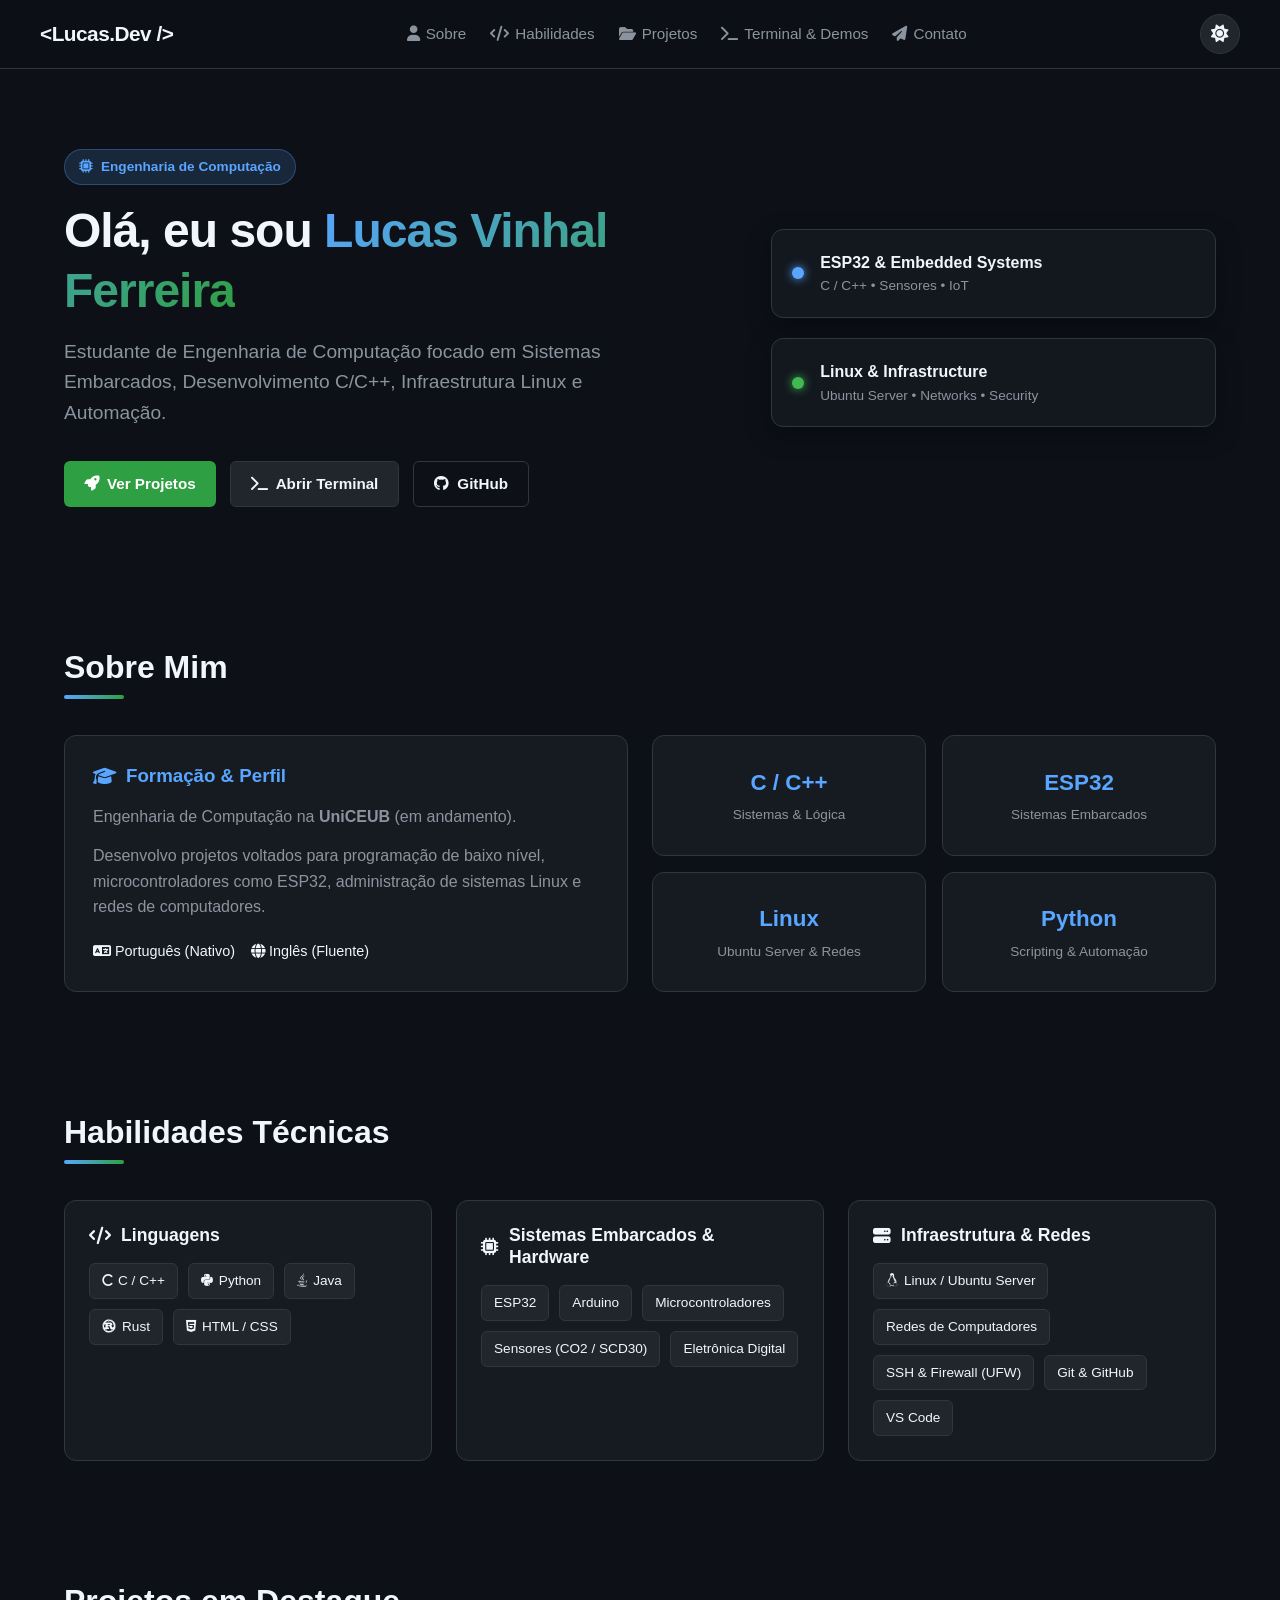
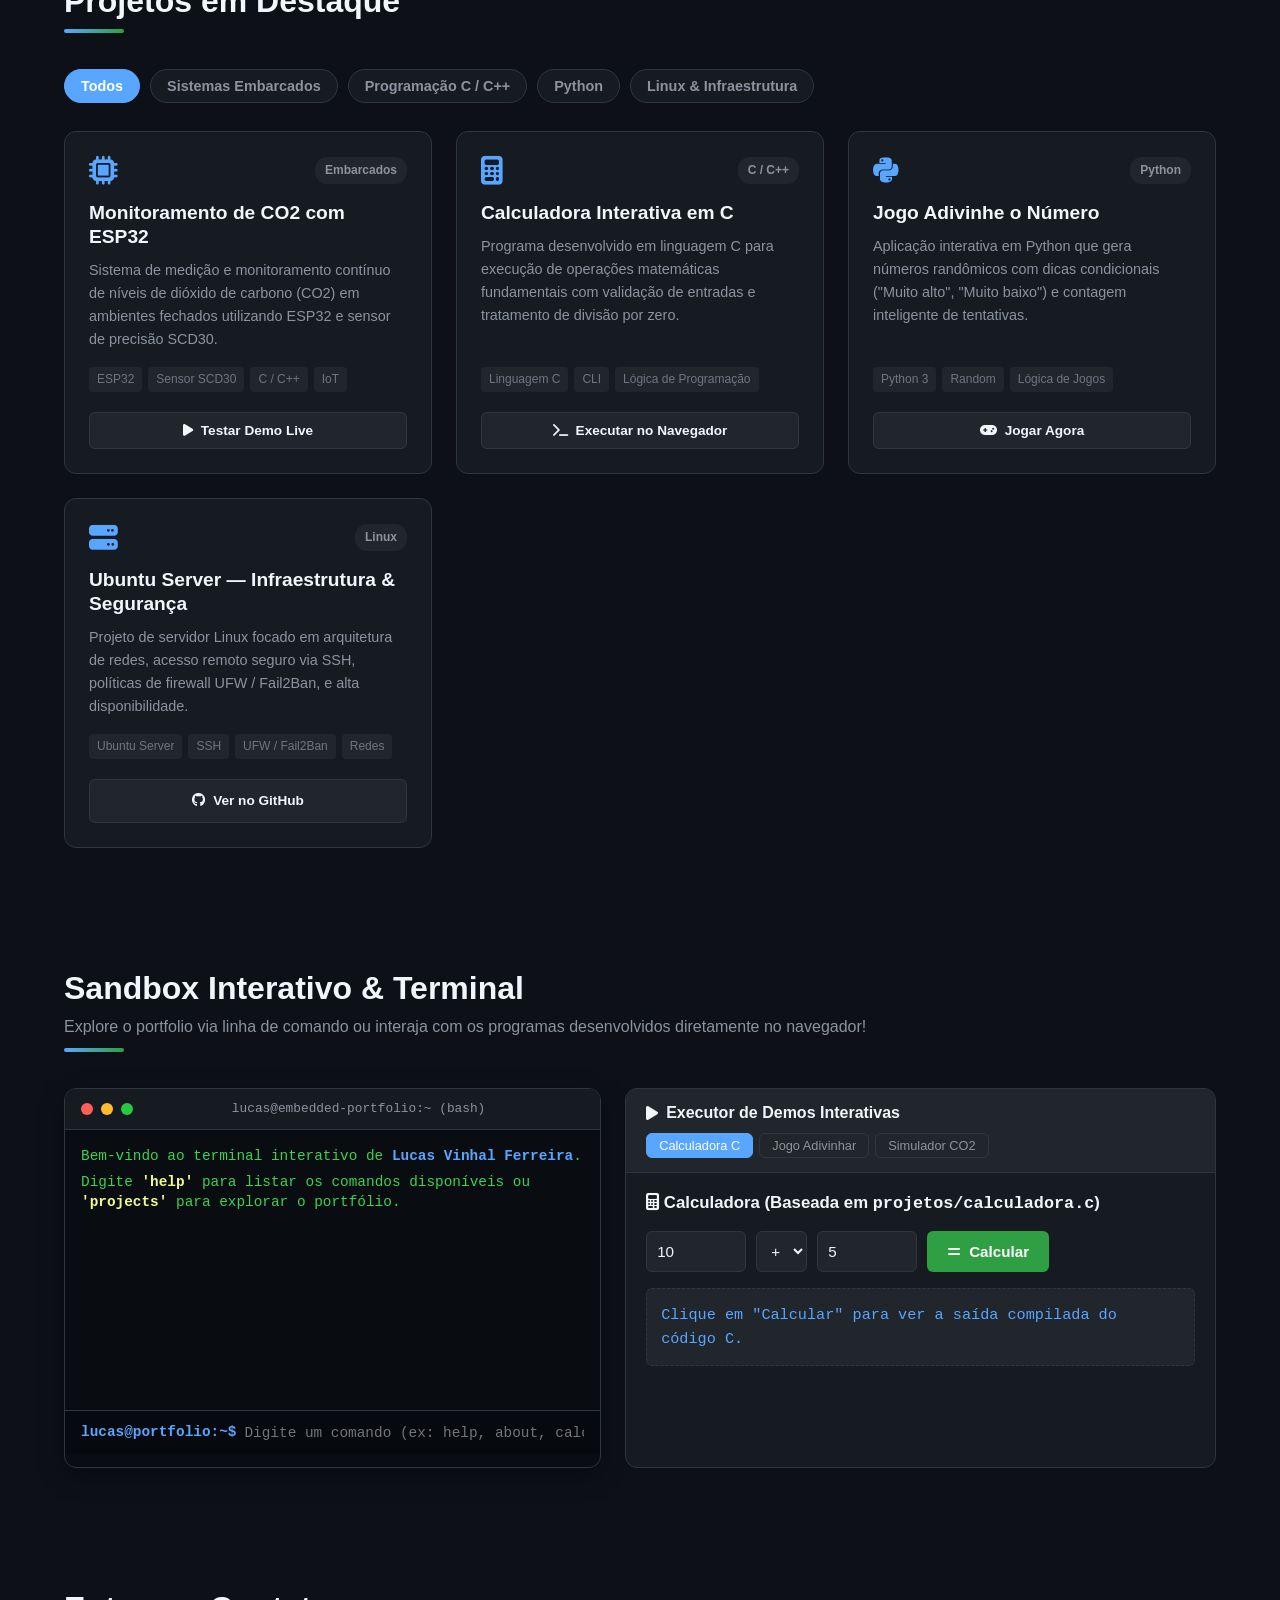
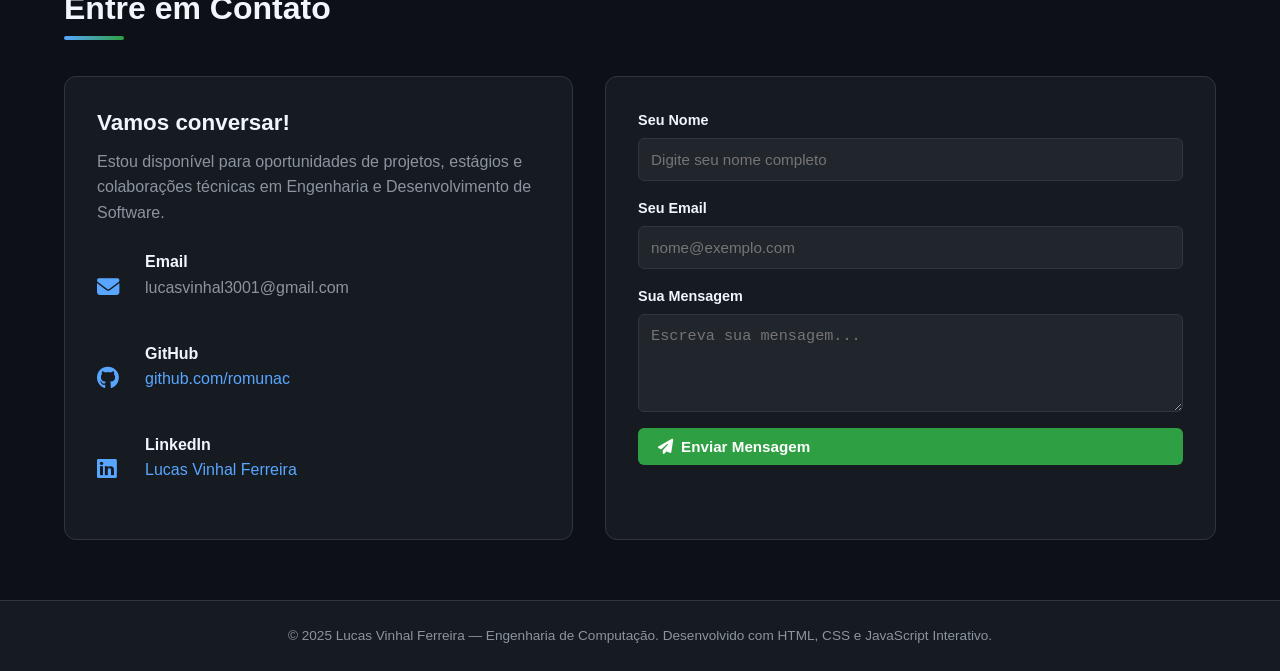
<file: index.html>
<!DOCTYPE html>
<html lang="pt-br" data-theme="dark">
<head>
    <meta charset="UTF-8">
    <meta name="viewport" content="width=device-width, initial-scale=1.0">
    <title>Lucas Vinhal Ferreira — Portfolio Interativo</title>
    <link rel="stylesheet" href="adds.css">
    <!-- FontAwesome icons CDN for UI elements -->
    <link rel="stylesheet" href="https://cdnjs.cloudflare.com/ajax/libs/font-awesome/6.4.0/css/all.min.css">
</head>
<body>

    <!-- Header & Navigation -->
    <header class="navbar">
        <div class="nav-container">
            <a href="#hero" class="nav-logo">&lt;Lucas.Dev /&gt;</a>
            <nav class="nav-links">
                <a href="#about"><i class="fa-solid fa-user"></i> Sobre</a>
                <a href="#skills"><i class="fa-solid fa-code"></i> Habilidades</a>
                <a href="#projects"><i class="fa-solid fa-folder-open"></i> Projetos</a>
                <a href="#interactive"><i class="fa-solid fa-terminal"></i> Terminal & Demos</a>
                <a href="#contact"><i class="fa-solid fa-paper-plane"></i> Contato</a>
            </nav>
            <div class="nav-actions">
                <button id="theme-toggle" class="btn-theme" title="Alternar Tema">
                    <i class="fa-solid fa-sun" id="theme-icon"></i>
                </button>
            </div>
        </div>
    </header>

    <!-- Hero Section -->
    <section id="hero" class="hero-section">
        <div class="hero-content">
            <div class="badge"><i class="fa-solid fa-microchip"></i> Engenharia de Computação</div>
            <h1>Olá, eu sou <span class="highlight">Lucas Vinhal Ferreira</span></h1>
            <p class="subtitle">Estudante de Engenharia de Computação focado em Sistemas Embarcados, Desenvolvimento C/C++, Infraestrutura Linux e Automação.</p>

            <div class="hero-buttons">
                <a href="#projects" class="btn btn-primary"><i class="fa-solid fa-rocket"></i> Ver Projetos</a>
                <a href="#interactive" class="btn btn-secondary"><i class="fa-solid fa-terminal"></i> Abrir Terminal</a>
                <a href="https://github.com/romunac" target="_blank" class="btn btn-outline"><i class="fa-brands fa-github"></i> GitHub</a>
            </div>
        </div>
        <div class="hero-visual">
            <div class="tech-card-floating">
                <div class="status-dot"></div>
                <div class="tech-text">
                    <strong>ESP32 & Embedded Systems</strong>
                    <span>C / C++ • Sensores • IoT</span>
                </div>
            </div>
            <div class="tech-card-floating delay-1">
                <div class="status-dot green"></div>
                <div class="tech-text">
                    <strong>Linux & Infrastructure</strong>
                    <span>Ubuntu Server • Networks • Security</span>
                </div>
            </div>
        </div>
    </section>

    <!-- About Section -->
    <section id="about" class="section">
        <div class="section-title">
            <h2>Sobre Mim</h2>
            <div class="title-bar"></div>
        </div>
        <div class="about-grid">
            <div class="about-card">
                <h3><i class="fa-solid fa-graduation-cap"></i> Formação & Perfil</h3>
                <p>Engenharia de Computação na <strong>UniCEUB</strong> (em andamento).</p>
                <p>Desenvolvo projetos voltados para programação de baixo nível, microcontroladores como ESP32, administração de sistemas Linux e redes de computadores.</p>
                <div class="languages-spoken">
                    <span><i class="fa-solid fa-language"></i> Português (Nativo)</span>
                    <span><i class="fa-solid fa-globe"></i> Inglês (Fluente)</span>
                </div>
            </div>
            <div class="about-stats">
                <div class="stat-box">
                    <span class="stat-number">C / C++</span>
                    <span class="stat-label">Sistemas & Lógica</span>
                </div>
                <div class="stat-box">
                    <span class="stat-number">ESP32</span>
                    <span class="stat-label">Sistemas Embarcados</span>
                </div>
                <div class="stat-box">
                    <span class="stat-number">Linux</span>
                    <span class="stat-label">Ubuntu Server & Redes</span>
                </div>
                <div class="stat-box">
                    <span class="stat-number">Python</span>
                    <span class="stat-label">Scripting & Automação</span>
                </div>
            </div>
        </div>
    </section>

    <!-- Skills Section -->
    <section id="skills" class="section">
        <div class="section-title">
            <h2>Habilidades Técnicas</h2>
            <div class="title-bar"></div>
        </div>
        <div class="skills-grid">
            <div class="skill-category">
                <h3><i class="fa-solid fa-code"></i> Linguagens</h3>
                <div class="skill-tags">
                    <span class="tag"><i class="fa-solid fa-c"></i> C / C++</span>
                    <span class="tag"><i class="fa-brands fa-python"></i> Python</span>
                    <span class="tag"><i class="fa-brands fa-java"></i> Java</span>
                    <span class="tag"><i class="fa-brands fa-rust"></i> Rust</span>
                    <span class="tag"><i class="fa-brands fa-html5"></i> HTML / CSS</span>
                </div>
            </div>

            <div class="skill-category">
                <h3><i class="fa-solid fa-microchip"></i> Sistemas Embarcados & Hardware</h3>
                <div class="skill-tags">
                    <span class="tag">ESP32</span>
                    <span class="tag">Arduino</span>
                    <span class="tag">Microcontroladores</span>
                    <span class="tag">Sensores (CO2 / SCD30)</span>
                    <span class="tag">Eletrônica Digital</span>
                </div>
            </div>

            <div class="skill-category">
                <h3><i class="fa-solid fa-server"></i> Infraestrutura & Redes</h3>
                <div class="skill-tags">
                    <span class="tag"><i class="fa-brands fa-linux"></i> Linux / Ubuntu Server</span>
                    <span class="tag">Redes de Computadores</span>
                    <span class="tag">SSH & Firewall (UFW)</span>
                    <span class="tag">Git & GitHub</span>
                    <span class="tag">VS Code</span>
                </div>
            </div>
        </div>
    </section>

    <!-- Projects Section -->
    <section id="projects" class="section">
        <div class="section-title">
            <h2>Projetos em Destaque</h2>
            <div class="title-bar"></div>
        </div>

        <!-- Filter Controls -->
        <div class="filter-controls">
            <button class="filter-btn active" data-filter="all">Todos</button>
            <button class="filter-btn" data-filter="embedded">Sistemas Embarcados</button>
            <button class="filter-btn" data-filter="c-cpp">Programação C / C++</button>
            <button class="filter-btn" data-filter="python">Python</button>
            <button class="filter-btn" data-filter="linux">Linux & Infraestrutura</button>
        </div>

        <div class="projects-grid">
            <!-- Project Card 1 -->
            <div class="project-card" data-category="embedded">
                <div class="project-header">
                    <i class="fa-solid fa-microchip project-icon"></i>
                    <span class="project-badge">Embarcados</span>
                </div>
                <h3>Monitoramento de CO2 com ESP32</h3>
                <p>Sistema de medição e monitoramento contínuo de níveis de dióxido de carbono (CO2) em ambientes fechados utilizando ESP32 e sensor de precisão SCD30.</p>
                <div class="project-tech">
                    <span>ESP32</span>
                    <span>Sensor SCD30</span>
                    <span>C / C++</span>
                    <span>IoT</span>
                </div>
                <div class="project-actions">
                    <button class="btn-demo-link" onclick="openDemo('co2')"><i class="fa-solid fa-play"></i> Testar Demo Live</button>
                </div>
            </div>

            <!-- Project Card 2 -->
            <div class="project-card" data-category="c-cpp">
                <div class="project-header">
                    <i class="fa-solid fa-calculator project-icon"></i>
                    <span class="project-badge">C / C++</span>
                </div>
                <h3>Calculadora Interativa em C</h3>
                <p>Programa desenvolvido em linguagem C para execução de operações matemáticas fundamentais com validação de entradas e tratamento de divisão por zero.</p>
                <div class="project-tech">
                    <span>Linguagem C</span>
                    <span>CLI</span>
                    <span>Lógica de Programação</span>
                </div>
                <div class="project-actions">
                    <button class="btn-demo-link" onclick="openDemo('calc')"><i class="fa-solid fa-terminal"></i> Executar no Navegador</button>
                </div>
            </div>

            <!-- Project Card 3 -->
            <div class="project-card" data-category="python">
                <div class="project-header">
                    <i class="fa-brands fa-python project-icon"></i>
                    <span class="project-badge">Python</span>
                </div>
                <h3>Jogo Adivinhe o Número</h3>
                <p>Aplicação interativa em Python que gera números randômicos com dicas condicionais ("Muito alto", "Muito baixo") e contagem inteligente de tentativas.</p>
                <div class="project-tech">
                    <span>Python 3</span>
                    <span>Random</span>
                    <span>Lógica de Jogos</span>
                </div>
                <div class="project-actions">
                    <button class="btn-demo-link" onclick="openDemo('guess')"><i class="fa-solid fa-gamepad"></i> Jogar Agora</button>
                </div>
            </div>

            <!-- Project Card 4 -->
            <div class="project-card" data-category="linux">
                <div class="project-header">
                    <i class="fa-solid fa-server project-icon"></i>
                    <span class="project-badge">Linux</span>
                </div>
                <h3>Ubuntu Server — Infraestrutura & Segurança</h3>
                <p>Projeto de servidor Linux focado em arquitetura de redes, acesso remoto seguro via SSH, políticas de firewall UFW / Fail2Ban, e alta disponibilidade.</p>
                <div class="project-tech">
                    <span>Ubuntu Server</span>
                    <span>SSH</span>
                    <span>UFW / Fail2Ban</span>
                    <span>Redes</span>
                </div>
                <div class="project-actions">
                    <a href="https://github.com/romunac/ubuntu-server-monitoramento" target="_blank" class="btn-demo-link"><i class="fa-brands fa-github"></i> Ver no GitHub</a>
                </div>
            </div>
        </div>
    </section>

    <!-- Interactive Section: Terminal & Demos -->
    <section id="interactive" class="section">
        <div class="section-title">
            <h2>Sandbox Interativo & Terminal</h2>
            <p class="section-subtitle">Explore o portfolio via linha de comando ou interaja com os programas desenvolvidos diretamente no navegador!</p>
            <div class="title-bar"></div>
        </div>

        <div class="interactive-container">
            <!-- Terminal Emulator Widget -->
            <div class="terminal-window">
                <div class="terminal-header">
                    <div class="terminal-buttons">
                        <span class="dot red"></span>
                        <span class="dot yellow"></span>
                        <span class="dot green"></span>
                    </div>
                    <div class="terminal-title">lucas@embedded-portfolio:~ (bash)</div>
                </div>
                <div class="terminal-body" id="terminal-body">
                    <p class="terminal-line">Bem-vindo ao terminal interativo de <strong style="color: var(--primary-color)">Lucas Vinhal Ferreira</strong>.</p>
                    <p class="terminal-line">Digite <span class="cmd-highlight">'help'</span> para listar os comandos disponíveis ou <span class="cmd-highlight">'projects'</span> para explorar o portfólio.</p>
                </div>
                <div class="terminal-input-row">
                    <span class="prompt">lucas@portfolio:~$</span>
                    <input type="text" id="terminal-input" placeholder="Digite um comando (ex: help, about, calc, guess)..." autocomplete="off" spellcheck="false">
                </div>
            </div>

            <!-- Live Demo Runner Area -->
            <div class="demo-runner-window" id="demo-runner">
                <div class="runner-header">
                    <h3 id="demo-title"><i class="fa-solid fa-play"></i> Executor de Demos Interativas</h3>
                    <div class="demo-tabs">
                        <button class="tab-btn active" onclick="switchDemoTab('calc')">Calculadora C</button>
                        <button class="tab-btn" onclick="switchDemoTab('guess')">Jogo Adivinhar</button>
                        <button class="tab-btn" onclick="switchDemoTab('co2')">Simulador CO2</button>
                    </div>
                </div>

                <div class="runner-body">
                    <!-- Demo 1: C Calculator -->
                    <div id="demo-calc" class="demo-box active">
                        <h4><i class="fa-solid fa-calculator"></i> Calculadora (Baseada em <code>projetos/calculadora.c</code>)</h4>
                        <div class="calc-interface">
                            <div class="calc-inputs">
                                <input type="number" id="calc-num1" placeholder="Número 1" value="10">
                                <select id="calc-op">
                                    <option value="+">+</option>
                                    <option value="-">-</option>
                                    <option value="*">*</option>
                                    <option value="/">/</option>
                                </select>
                                <input type="number" id="calc-num2" placeholder="Número 2" value="5">
                                <button class="btn btn-primary" onclick="runCalculator()"><i class="fa-solid fa-equals"></i> Calcular</button>
                            </div>
                            <div class="calc-output" id="calc-result">
                                Clique em "Calcular" para ver a saída compilada do código C.
                            </div>
                        </div>
                    </div>

                    <!-- Demo 2: Python Guess Number Game -->
                    <div id="demo-guess" class="demo-box">
                        <h4><i class="fa-solid fa-gamepad"></i> Jogo Adivinhe o Número (Baseado em <code>projetos/adivinhe o numero.py</code>)</h4>
                        <div class="guess-interface">
                            <p>Estou pensando em um número de 1 a 100... Tente adivinhar!</p>
                            <div class="guess-controls">
                                <input type="number" id="guess-input" min="1" max="100" placeholder="Digite seu palpite...">
                                <button class="btn btn-primary" onclick="makeGuess()"><i class="fa-solid fa-check"></i> Palpitar</button>
                                <button class="btn btn-secondary" onclick="resetGuessGame()"><i class="fa-solid fa-rotate-right"></i> Reiniciar</button>
                            </div>
                            <div class="guess-output" id="guess-result">
                                Aguardando seu palpite...
                            </div>
                        </div>
                    </div>

                    <!-- Demo 3: Sensor Simulator -->
                    <div id="demo-co2" class="demo-box">
                        <h4><i class="fa-solid fa-microchip"></i> Telemetria de CO2 - ESP32 + SCD30</h4>
                        <div class="co2-interface">
                            <div class="co2-gauge-container">
                                <div class="co2-gauge">
                                    <span class="co2-value" id="co2-val">420</span>
                                    <span class="co2-unit">PPM</span>
                                </div>
                                <div class="co2-status" id="co2-status">Qualidade do Ar: excelente</div>
                            </div>
                            <div class="co2-actions">
                                <button class="btn btn-primary" onclick="triggerCO2Simulation()"><i class="fa-solid fa-arrows-rotate"></i> Simular Nova Leitura</button>
                                <button class="btn btn-outline" id="auto-co2-btn" onclick="toggleAutoCO2()"><i class="fa-solid fa-play"></i> Auto Leitura (Ativo)</button>
                            </div>
                        </div>
                    </div>
                </div>
            </div>
        </div>
    </section>

    <!-- Contact Section -->
    <section id="contact" class="section">
        <div class="section-title">
            <h2>Entre em Contato</h2>
            <div class="title-bar"></div>
        </div>
        <div class="contact-container">
            <div class="contact-info">
                <h3>Vamos conversar!</h3>
                <p>Estou disponível para oportunidades de projetos, estágios e colaborações técnicas em Engenharia e Desenvolvimento de Software.</p>
                <div class="contact-methods">
                    <div class="contact-item">
                        <i class="fa-solid fa-envelope"></i>
                        <div>
                            <strong>Email</strong>
                            <p>lucasvinhal3001@gmail.com</p>
                        </div>
                    </div>
                    <div class="contact-item">
                        <i class="fa-brands fa-github"></i>
                        <div>
                            <strong>GitHub</strong>
                            <p><a href="https://github.com/romunac" target="_blank">github.com/romunac</a></p>
                        </div>
                    </div>
                    <div class="contact-item">
                        <i class="fa-brands fa-linkedin"></i>
                        <div>
                            <strong>LinkedIn</strong>
                            <p><a href="https://www.linkedin.com/in/lucas-vinhal-24334a2b3" target="_blank">Lucas Vinhal Ferreira</a></p>
                        </div>
                    </div>
                </div>
            </div>

            <form class="contact-form" id="contact-form" onsubmit="handleContactSubmit(event)">
                <div class="form-group">
                    <label for="name">Seu Nome</label>
                    <input type="text" id="name" required placeholder="Digite seu nome completo">
                </div>
                <div class="form-group">
                    <label for="email">Seu Email</label>
                    <input type="email" id="email" required placeholder="nome@exemplo.com">
                </div>
                <div class="form-group">
                    <label for="message">Sua Mensagem</label>
                    <textarea id="message" rows="4" required placeholder="Escreva sua mensagem..."></textarea>
                </div>
                <button type="submit" class="btn btn-primary"><i class="fa-solid fa-paper-plane"></i> Enviar Mensagem</button>
                <div id="form-toast" class="form-toast"></div>
            </form>
        </div>
    </section>

    <!-- Footer -->
    <footer class="footer">
        <p>&copy; 2025 Lucas Vinhal Ferreira — Engenharia de Computação. Desenvolvido com HTML, CSS e JavaScript Interativo.</p>
    </footer>

    <script src="script.js"></script>
</body>
</html>
</file>
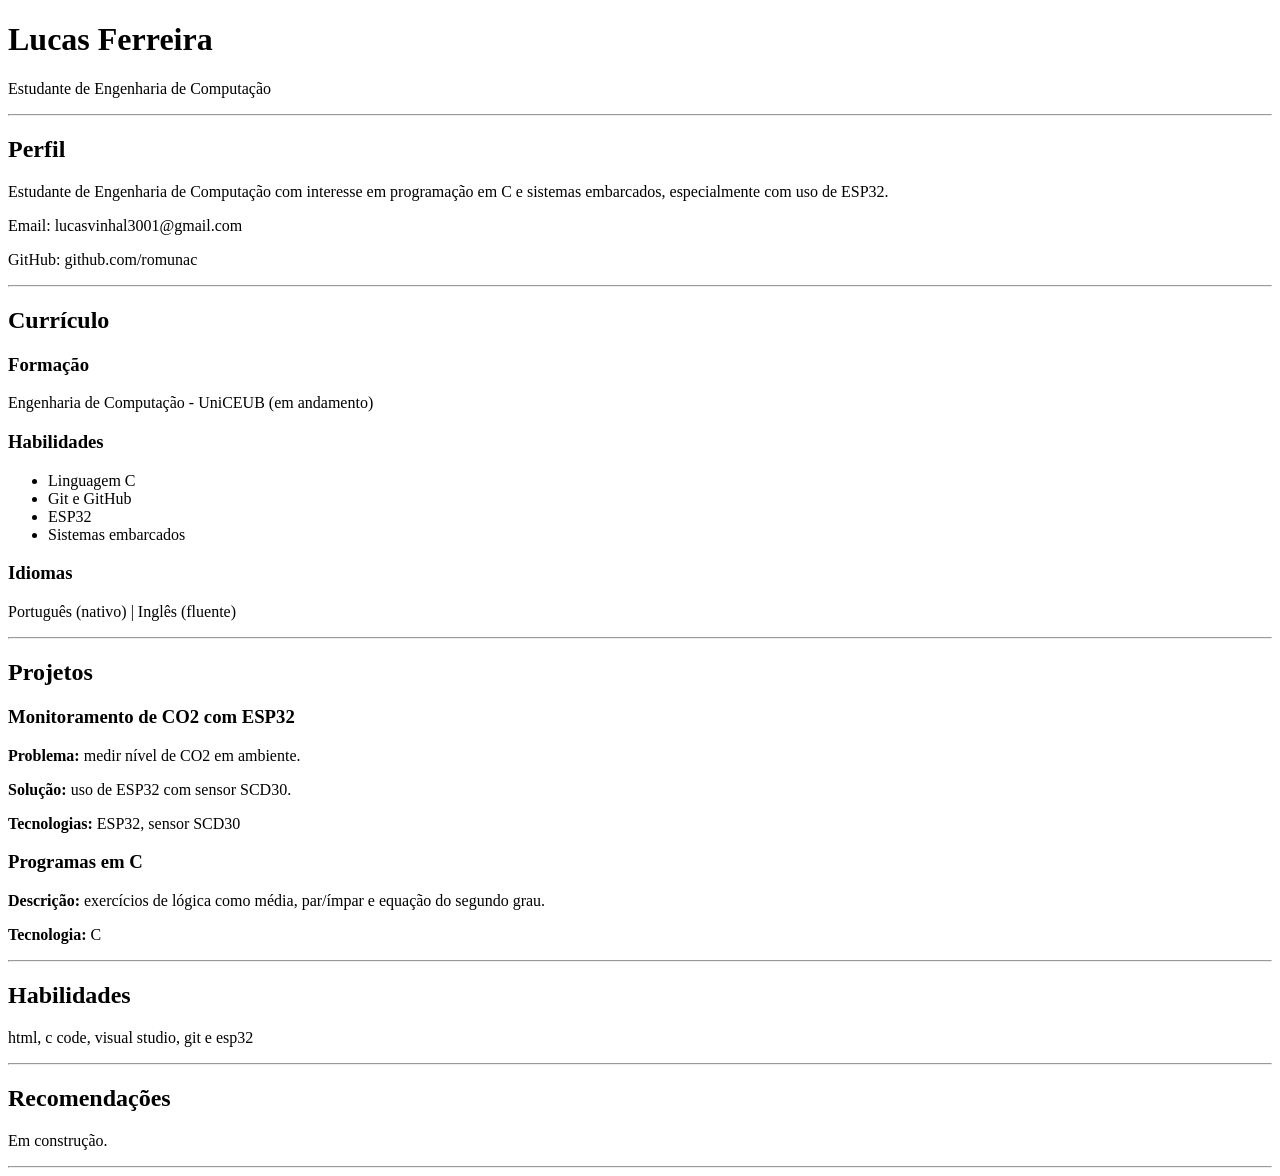
<file: portifolio.html>
<!DOCTYPE html>
<html lang="pt-br">
<head>
<meta charset="UTF-8">
<title>Portfolio - Lucas Ferreira</title>
</head>
<body>

<h1>Lucas Ferreira</h1>
<p>Estudante de Engenharia de Computação</p>

<hr>

<h2>Perfil</h2>
<p>Estudante de Engenharia de Computação com interesse em programação em C e sistemas embarcados, especialmente com uso de ESP32.</p>
<p>Email: lucasvinhal3001@gmail.com</p>
<p>GitHub: github.com/romunac</p>

<hr>

<h2>Currículo</h2>

<h3>Formação</h3>
<p>Engenharia de Computação - UniCEUB (em andamento)</p>

<h3>Habilidades</h3>
<ul>
<li>Linguagem C</li>
<li>Git e GitHub</li>
<li>ESP32</li>
<li>Sistemas embarcados</li>
</ul>

<h3>Idiomas</h3>
<p>Português (nativo) | Inglês (fluente)</p>

<hr>

<h2>Projetos</h2>

<h3>Monitoramento de CO2 com ESP32</h3>
<p><strong>Problema:</strong> medir nível de CO2 em ambiente.</p>
<p><strong>Solução:</strong> uso de ESP32 com sensor SCD30.</p>
<p><strong>Tecnologias:</strong> ESP32, sensor SCD30</p>

<h3>Programas em C</h3>
<p><strong>Descrição:</strong> exercícios de lógica como média, par/ímpar e equação do segundo grau.</p>
<p><strong>Tecnologia:</strong> C</p>

<hr>

<h2>Habilidades</h2>
<p>html, c code, visual studio, git e esp32</p>
    
<hr>

<h2>Recomendações</h2>
<p>Em construção.</p>

<hr>

</body>
</html>
</file>
<file: adds.css>
/* Root CSS Variables for Dark / Light Theme */
:root {
    --bg-primary: #0d1117;
    --bg-secondary: #161b22;
    --bg-tertiary: #21262d;
    --text-primary: #f0f6fc;
    --text-secondary: #8b949e;
    --text-muted: #6e7681;
    --primary-color: #58a6ff;
    --primary-hover: #79c0ff;
    --accent-color: #2ea043;
    --accent-hover: #3fb950;
    --border-color: #30363d;
    --card-bg: rgba(22, 27, 34, 0.8);
    --shadow: 0 8px 24px rgba(0, 0, 0, 0.4);
    --terminal-bg: #090d12;
    --terminal-text: #39d353;
    --radius-sm: 6px;
    --radius-md: 12px;
    --radius-lg: 20px;
    --transition: all 0.3s cubic-bezier(0.4, 0, 0.2, 1);
}

[data-theme="light"] {
    --bg-primary: #f6f8fa;
    --bg-secondary: #ffffff;
    --bg-tertiary: #eaeef2;
    --text-primary: #1f2328;
    --text-secondary: #57606a;
    --text-muted: #8c959f;
    --primary-color: #0969da;
    --primary-hover: #1a7f37;
    --accent-color: #1a7f37;
    --accent-hover: #2da44e;
    --border-color: #d0d7de;
    --card-bg: rgba(255, 255, 255, 0.9);
    --shadow: 0 8px 24px rgba(140, 149, 159, 0.2);
    --terminal-bg: #1e1e1e;
    --terminal-text: #4ec9b0;
}

/* Reset & Global Styles */
* {
    box-sizing: border-box;
    margin: 0;
    padding: 0;
}

html {
    scroll-behavior: smooth;
}

body {
    font-family: -apple-system, BlinkMacSystemFont, "Segoe UI", Roboto, Helvetica, Arial, sans-serif;
    background-color: var(--bg-primary);
    color: var(--text-primary);
    line-height: 1.6;
    transition: background-color 0.3s ease, color 0.3s ease;
}

a {
    color: var(--primary-color);
    text-decoration: none;
    transition: var(--transition);
}

a:hover {
    color: var(--primary-hover);
}

/* Typography & Badges */
h1, h2, h3, h4 {
    font-weight: 700;
    line-height: 1.25;
}

.highlight {
    background: linear-gradient(135deg, var(--primary-color), var(--accent-color));
    -webkit-background-clip: text;
    -webkit-text-fill-color: transparent;
}

.badge {
    display: inline-flex;
    align-items: center;
    gap: 8px;
    padding: 6px 14px;
    background-color: rgba(88, 166, 255, 0.15);
    color: var(--primary-color);
    border: 1px solid rgba(88, 166, 255, 0.3);
    border-radius: 20px;
    font-size: 0.85rem;
    font-weight: 600;
}

/* Navigation Bar */
.navbar {
    position: sticky;
    top: 0;
    z-index: 100;
    background-color: rgba(13, 17, 23, 0.85);
    backdrop-filter: blur(12px);
    border-bottom: 1px solid var(--border-color);
    padding: 14px 24px;
    transition: var(--transition);
}

[data-theme="light"] .navbar {
    background-color: rgba(246, 248, 250, 0.85);
}

.nav-container {
    max-width: 1200px;
    margin: 0 auto;
    display: flex;
    align-items: center;
    justify-content: space-between;
}

.nav-logo {
    font-size: 1.3rem;
    font-weight: 800;
    color: var(--text-primary);
    letter-spacing: -0.5px;
}

.nav-links {
    display: flex;
    gap: 24px;
}

.nav-links a {
    color: var(--text-secondary);
    font-weight: 500;
    font-size: 0.95rem;
    display: flex;
    align-items: center;
    gap: 6px;
}

.nav-links a:hover {
    color: var(--primary-color);
}

.btn-theme {
    background: var(--bg-tertiary);
    border: 1px solid var(--border-color);
    color: var(--text-primary);
    width: 40px;
    height: 40px;
    border-radius: 50%;
    cursor: pointer;
    display: flex;
    align-items: center;
    justify-content: center;
    font-size: 1.1rem;
    transition: var(--transition);
}

.btn-theme:hover {
    transform: rotate(15deg) scale(1.05);
    border-color: var(--primary-color);
}

/* Buttons */
.btn {
    display: inline-flex;
    align-items: center;
    gap: 8px;
    padding: 10px 20px;
    border-radius: var(--radius-sm);
    font-weight: 600;
    font-size: 0.95rem;
    cursor: pointer;
    border: none;
    transition: var(--transition);
}

.btn-primary {
    background-color: var(--accent-color);
    color: #ffffff;
}

.btn-primary:hover {
    background-color: var(--accent-hover);
    transform: translateY(-2px);
    box-shadow: 0 4px 12px rgba(46, 160, 67, 0.3);
}

.btn-secondary {
    background-color: var(--bg-tertiary);
    color: var(--text-primary);
    border: 1px solid var(--border-color);
}

.btn-secondary:hover {
    background-color: var(--border-color);
    transform: translateY(-2px);
}

.btn-outline {
    background-color: transparent;
    color: var(--text-primary);
    border: 1px solid var(--border-color);
}

.btn-outline:hover {
    border-color: var(--primary-color);
    color: var(--primary-color);
    transform: translateY(-2px);
}

/* Hero Section */
.hero-section {
    max-width: 1200px;
    margin: 0 auto;
    padding: 80px 24px;
    display: grid;
    grid-template-columns: 1.2fr 0.8fr;
    gap: 40px;
    align-items: center;
}

.hero-content h1 {
    font-size: 3rem;
    margin: 16px 0;
    letter-spacing: -1px;
}

.subtitle {
    font-size: 1.2rem;
    color: var(--text-secondary);
    margin-bottom: 32px;
    max-width: 600px;
}

.hero-buttons {
    display: flex;
    flex-wrap: wrap;
    gap: 14px;
}

.hero-visual {
    display: flex;
    flex-direction: column;
    gap: 20px;
}

.tech-card-floating {
    background: var(--card-bg);
    border: 1px solid var(--border-color);
    border-radius: var(--radius-md);
    padding: 20px;
    display: flex;
    align-items: center;
    gap: 16px;
    box-shadow: var(--shadow);
    backdrop-filter: blur(10px);
    animation: float 4s ease-in-out infinite;
}

.tech-card-floating.delay-1 {
    animation-delay: 2s;
}

@keyframes float {
    0%, 100% { transform: translateY(0); }
    50% { transform: translateY(-8px); }
}

.status-dot {
    width: 12px;
    height: 12px;
    background-color: #58a6ff;
    border-radius: 50%;
    box-shadow: 0 0 10px #58a6ff;
}

.status-dot.green {
    background-color: #3fb950;
    box-shadow: 0 0 10px #3fb950;
}

.tech-text {
    display: flex;
    flex-direction: column;
}

.tech-text strong {
    font-size: 1rem;
    color: var(--text-primary);
}

.tech-text span {
    font-size: 0.85rem;
    color: var(--text-secondary);
}

/* Section Common Styles */
.section {
    max-width: 1200px;
    margin: 0 auto;
    padding: 60px 24px;
}

.section-title {
    margin-bottom: 36px;
}

.section-title h2 {
    font-size: 2rem;
    color: var(--text-primary);
}

.section-subtitle {
    color: var(--text-secondary);
    font-size: 1rem;
    margin-top: 6px;
}

.title-bar {
    width: 60px;
    height: 4px;
    background: linear-gradient(90deg, var(--primary-color), var(--accent-color));
    border-radius: 2px;
    margin-top: 8px;
}

/* About Section */
.about-grid {
    display: grid;
    grid-template-columns: 1fr 1fr;
    gap: 24px;
}

.about-card {
    background-color: var(--bg-secondary);
    border: 1px solid var(--border-color);
    border-radius: var(--radius-md);
    padding: 28px;
}

.about-card h3 {
    margin-bottom: 16px;
    color: var(--primary-color);
    display: flex;
    align-items: center;
    gap: 10px;
}

.about-card p {
    margin-bottom: 14px;
    color: var(--text-secondary);
}

.languages-spoken {
    display: flex;
    gap: 16px;
    margin-top: 20px;
    font-size: 0.9rem;
    color: var(--text-primary);
}

.about-stats {
    display: grid;
    grid-template-columns: 1fr 1fr;
    gap: 16px;
}

.stat-box {
    background-color: var(--bg-secondary);
    border: 1px solid var(--border-color);
    border-radius: var(--radius-md);
    padding: 20px;
    display: flex;
    flex-direction: column;
    justify-content: center;
    align-items: center;
    text-align: center;
    transition: var(--transition);
}

.stat-box:hover {
    border-color: var(--primary-color);
    transform: translateY(-4px);
}

.stat-number {
    font-size: 1.4rem;
    font-weight: 800;
    color: var(--primary-color);
}

.stat-label {
    font-size: 0.85rem;
    color: var(--text-secondary);
    margin-top: 4px;
}

/* Skills Section */
.skills-grid {
    display: grid;
    grid-template-columns: repeat(auto-fit, minmax(300px, 1fr));
    gap: 24px;
}

.skill-category {
    background-color: var(--bg-secondary);
    border: 1px solid var(--border-color);
    border-radius: var(--radius-md);
    padding: 24px;
}

.skill-category h3 {
    font-size: 1.1rem;
    margin-bottom: 16px;
    display: flex;
    align-items: center;
    gap: 10px;
    color: var(--text-primary);
}

.skill-tags {
    display: flex;
    flex-wrap: wrap;
    gap: 10px;
}

.tag {
    background-color: var(--bg-tertiary);
    border: 1px solid var(--border-color);
    color: var(--text-primary);
    padding: 6px 12px;
    border-radius: var(--radius-sm);
    font-size: 0.85rem;
    font-weight: 500;
    display: inline-flex;
    align-items: center;
    gap: 6px;
    transition: var(--transition);
}

.tag:hover {
    border-color: var(--primary-color);
    color: var(--primary-color);
    transform: translateY(-2px);
}

/* Projects Section */
.filter-controls {
    display: flex;
    flex-wrap: wrap;
    gap: 10px;
    margin-bottom: 28px;
}

.filter-btn {
    background-color: var(--bg-secondary);
    border: 1px solid var(--border-color);
    color: var(--text-secondary);
    padding: 8px 16px;
    border-radius: 20px;
    font-size: 0.9rem;
    font-weight: 600;
    cursor: pointer;
    transition: var(--transition);
}

.filter-btn:hover, .filter-btn.active {
    background-color: var(--primary-color);
    color: #ffffff;
    border-color: var(--primary-color);
}

.projects-grid {
    display: grid;
    grid-template-columns: repeat(auto-fill, minmax(280px, 1fr));
    gap: 24px;
}

.project-card {
    background-color: var(--bg-secondary);
    border: 1px solid var(--border-color);
    border-radius: var(--radius-md);
    padding: 24px;
    display: flex;
    flex-direction: column;
    justify-content: space-between;
    transition: var(--transition);
}

.project-card:hover {
    border-color: var(--primary-color);
    transform: translateY(-5px);
    box-shadow: var(--shadow);
}

.project-header {
    display: flex;
    justify-content: space-between;
    align-items: center;
    margin-bottom: 16px;
}

.project-icon {
    font-size: 1.8rem;
    color: var(--primary-color);
}

.project-badge {
    font-size: 0.75rem;
    padding: 4px 10px;
    background-color: var(--bg-tertiary);
    border-radius: 12px;
    color: var(--text-secondary);
    font-weight: 600;
}

.project-card h3 {
    font-size: 1.2rem;
    margin-bottom: 10px;
    color: var(--text-primary);
}

.project-card p {
    font-size: 0.9rem;
    color: var(--text-secondary);
    margin-bottom: 16px;
    flex-grow: 1;
}

.project-tech {
    display: flex;
    flex-wrap: wrap;
    gap: 6px;
    margin-bottom: 20px;
}

.project-tech span {
    font-size: 0.75rem;
    background-color: var(--bg-tertiary);
    color: var(--text-muted);
    padding: 3px 8px;
    border-radius: 4px;
}

.project-actions {
    display: flex;
    gap: 10px;
}

.btn-demo-link {
    width: 100%;
    padding: 10px;
    background-color: var(--bg-tertiary);
    border: 1px solid var(--border-color);
    color: var(--text-primary);
    border-radius: var(--radius-sm);
    font-weight: 600;
    font-size: 0.85rem;
    cursor: pointer;
    display: inline-flex;
    align-items: center;
    justify-content: center;
    gap: 8px;
    transition: var(--transition);
}

.btn-demo-link:hover {
    background-color: var(--primary-color);
    color: #ffffff;
    border-color: var(--primary-color);
}

/* Terminal & Interactive Demos Section */
.interactive-container {
    display: grid;
    grid-template-columns: 1fr 1.1fr;
    gap: 24px;
}

/* Terminal Styling */
.terminal-window {
    background-color: var(--terminal-bg);
    border: 1px solid var(--border-color);
    border-radius: var(--radius-md);
    overflow: hidden;
    box-shadow: var(--shadow);
    display: flex;
    flex-direction: column;
    min-height: 380px;
}

.terminal-header {
    background-color: #161b22;
    padding: 10px 16px;
    display: flex;
    align-items: center;
    border-bottom: 1px solid var(--border-color);
}

.terminal-buttons {
    display: flex;
    gap: 8px;
}

.dot {
    width: 12px;
    height: 12px;
    border-radius: 50%;
}

.dot.red { background-color: #ff5f56; }
.dot.yellow { background-color: #ffbd2e; }
.dot.green { background-color: #27c93f; }

.terminal-title {
    margin-left: auto;
    margin-right: auto;
    font-family: monospace;
    font-size: 0.8rem;
    color: var(--text-secondary);
}

.terminal-body {
    padding: 16px;
    font-family: 'Courier New', Courier, monospace;
    font-size: 0.9rem;
    color: var(--terminal-text);
    flex-grow: 1;
    overflow-y: auto;
    max-height: 280px;
}

.terminal-line {
    margin-bottom: 6px;
    line-height: 1.4;
}

.cmd-highlight {
    color: #f1fa8c;
    font-weight: bold;
}

.terminal-input-row {
    display: flex;
    align-items: center;
    padding: 10px 16px;
    background-color: rgba(0, 0, 0, 0.3);
    border-top: 1px solid var(--border-color);
}

.prompt {
    font-family: monospace;
    color: var(--primary-color);
    font-weight: bold;
    margin-right: 8px;
    font-size: 0.9rem;
}

#terminal-input {
    background: transparent;
    border: none;
    color: #ffffff;
    font-family: monospace;
    font-size: 0.9rem;
    flex-grow: 1;
    outline: none;
}

/* Demo Runner Area */
.demo-runner-window {
    background-color: var(--bg-secondary);
    border: 1px solid var(--border-color);
    border-radius: var(--radius-md);
    overflow: hidden;
    display: flex;
    flex-direction: column;
}

.runner-header {
    background-color: var(--bg-tertiary);
    padding: 14px 20px;
    border-bottom: 1px solid var(--border-color);
    display: flex;
    justify-content: space-between;
    align-items: center;
    flex-wrap: wrap;
    gap: 10px;
}

.runner-header h3 {
    font-size: 1rem;
    display: flex;
    align-items: center;
    gap: 8px;
}

.demo-tabs {
    display: flex;
    gap: 6px;
}

.tab-btn {
    background: transparent;
    border: 1px solid var(--border-color);
    color: var(--text-secondary);
    padding: 4px 12px;
    border-radius: var(--radius-sm);
    font-size: 0.8rem;
    cursor: pointer;
    transition: var(--transition);
}

.tab-btn.active, .tab-btn:hover {
    background-color: var(--primary-color);
    color: #ffffff;
    border-color: var(--primary-color);
}

.runner-body {
    padding: 20px;
    flex-grow: 1;
}

.demo-box {
    display: none;
}

.demo-box.active {
    display: block;
}

.demo-box h4 {
    margin-bottom: 16px;
    font-size: 1.05rem;
    color: var(--text-primary);
}

/* Calculator Interactive Demo */
.calc-inputs {
    display: flex;
    gap: 10px;
    margin-bottom: 16px;
    flex-wrap: wrap;
}

.calc-inputs input, .calc-inputs select {
    padding: 10px;
    background-color: var(--bg-tertiary);
    border: 1px solid var(--border-color);
    color: var(--text-primary);
    border-radius: var(--radius-sm);
    outline: none;
    font-size: 0.95rem;
}

.calc-inputs input[type="number"] {
    width: 100px;
}

.calc-output {
    background-color: var(--bg-tertiary);
    border: 1px dashed var(--border-color);
    border-radius: var(--radius-sm);
    padding: 14px;
    font-family: monospace;
    color: var(--primary-color);
    font-size: 0.95rem;
}

/* Guess Game Interactive Demo */
.guess-controls {
    display: flex;
    gap: 10px;
    margin: 16px 0;
    flex-wrap: wrap;
}

.guess-controls input {
    padding: 10px;
    background-color: var(--bg-tertiary);
    border: 1px solid var(--border-color);
    color: var(--text-primary);
    border-radius: var(--radius-sm);
    outline: none;
    font-size: 0.95rem;
    width: 140px;
}

.guess-output {
    background-color: var(--bg-tertiary);
    border: 1px dashed var(--border-color);
    border-radius: var(--radius-sm);
    padding: 14px;
    font-family: monospace;
    color: var(--accent-color);
    font-size: 0.95rem;
}

/* CO2 Sensor Interactive Demo */
.co2-gauge-container {
    display: flex;
    flex-direction: column;
    align-items: center;
    justify-content: center;
    background: var(--bg-tertiary);
    border-radius: var(--radius-md);
    padding: 24px;
    margin-bottom: 16px;
}

.co2-gauge {
    display: flex;
    align-items: baseline;
    gap: 6px;
}

.co2-value {
    font-size: 3rem;
    font-weight: 800;
    color: var(--accent-color);
}

.co2-unit {
    font-size: 1.2rem;
    font-weight: 600;
    color: var(--text-secondary);
}

.co2-status {
    margin-top: 8px;
    font-weight: 600;
    color: var(--text-primary);
    font-size: 0.95rem;
}

.co2-actions {
    display: flex;
    gap: 10px;
    justify-content: center;
}

/* Contact Section */
.contact-container {
    display: grid;
    grid-template-columns: 1fr 1.2fr;
    gap: 32px;
}

.contact-info {
    background-color: var(--bg-secondary);
    border: 1px solid var(--border-color);
    border-radius: var(--radius-md);
    padding: 32px;
}

.contact-info h3 {
    font-size: 1.4rem;
    margin-bottom: 12px;
}

.contact-info p {
    color: var(--text-secondary);
    margin-bottom: 24px;
}

.contact-methods {
    display: flex;
    flex-direction: column;
    gap: 16px;
}

.contact-item {
    display: flex;
    align-items: center;
    gap: 16px;
}

.contact-item i {
    font-size: 1.4rem;
    color: var(--primary-color);
    width: 32px;
}

.contact-form {
    background-color: var(--bg-secondary);
    border: 1px solid var(--border-color);
    border-radius: var(--radius-md);
    padding: 32px;
    display: flex;
    flex-direction: column;
    gap: 16px;
}

.form-group {
    display: flex;
    flex-direction: column;
    gap: 6px;
}

.form-group label {
    font-size: 0.9rem;
    font-weight: 600;
    color: var(--text-primary);
}

.form-group input, .form-group textarea {
    padding: 12px;
    background-color: var(--bg-tertiary);
    border: 1px solid var(--border-color);
    border-radius: var(--radius-sm);
    color: var(--text-primary);
    outline: none;
    font-size: 0.95rem;
    transition: var(--transition);
}

.form-group input:focus, .form-group textarea:focus {
    border-color: var(--primary-color);
}

.form-toast {
    margin-top: 10px;
    padding: 10px;
    border-radius: var(--radius-sm);
    display: none;
    font-size: 0.9rem;
    font-weight: 600;
}

.form-toast.success {
    display: block;
    background-color: rgba(46, 160, 67, 0.2);
    color: #3fb950;
    border: 1px solid #2ea043;
}

/* Footer */
.footer {
    border-top: 1px solid var(--border-color);
    padding: 24px;
    text-align: center;
    font-size: 0.85rem;
    color: var(--text-secondary);
    background-color: var(--bg-secondary);
}

/* Responsive Styles */
@media (max-width: 900px) {
    .hero-section {
        grid-template-columns: 1fr;
        padding: 40px 20px;
    }

    .hero-content h1 {
        font-size: 2.2rem;
    }

    .interactive-container, .contact-container, .about-grid {
        grid-template-columns: 1fr;
    }

    .nav-links {
        display: none; /* simple mobile hides links */
    }
}
</file>
